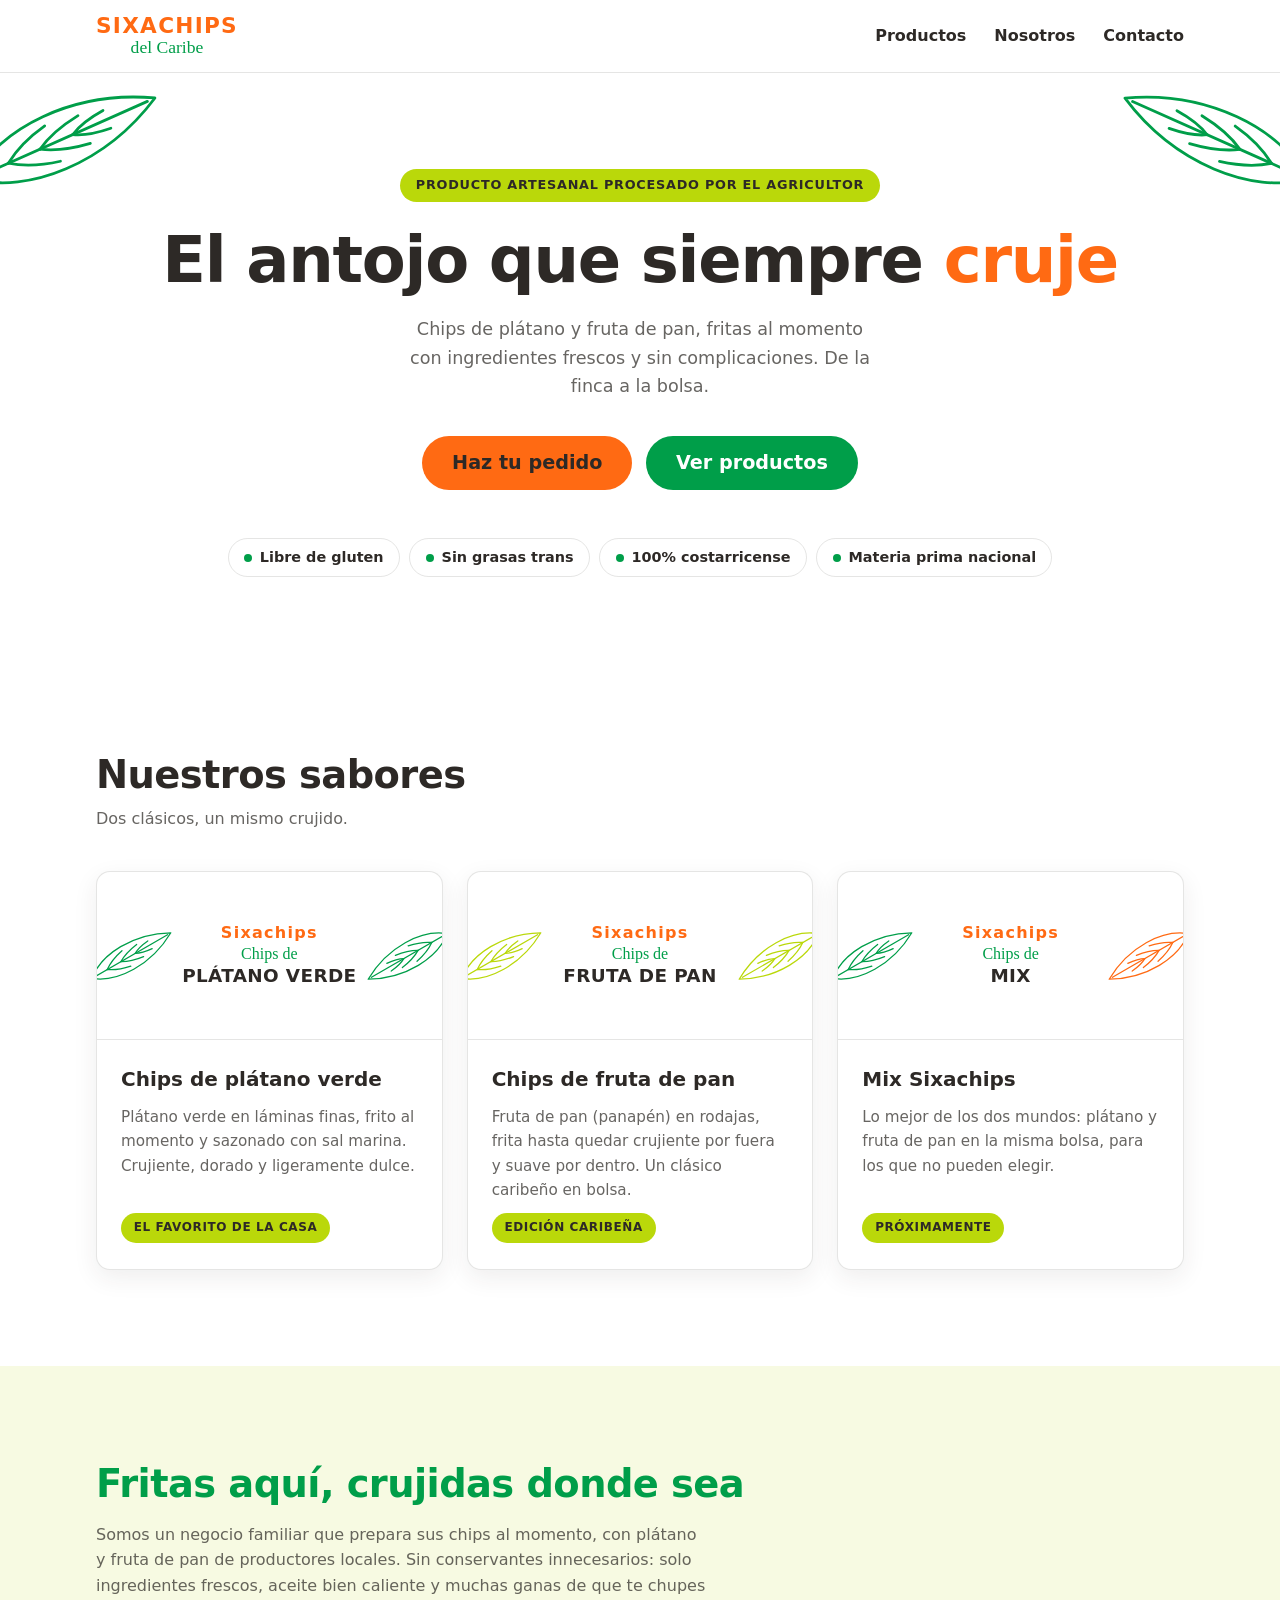
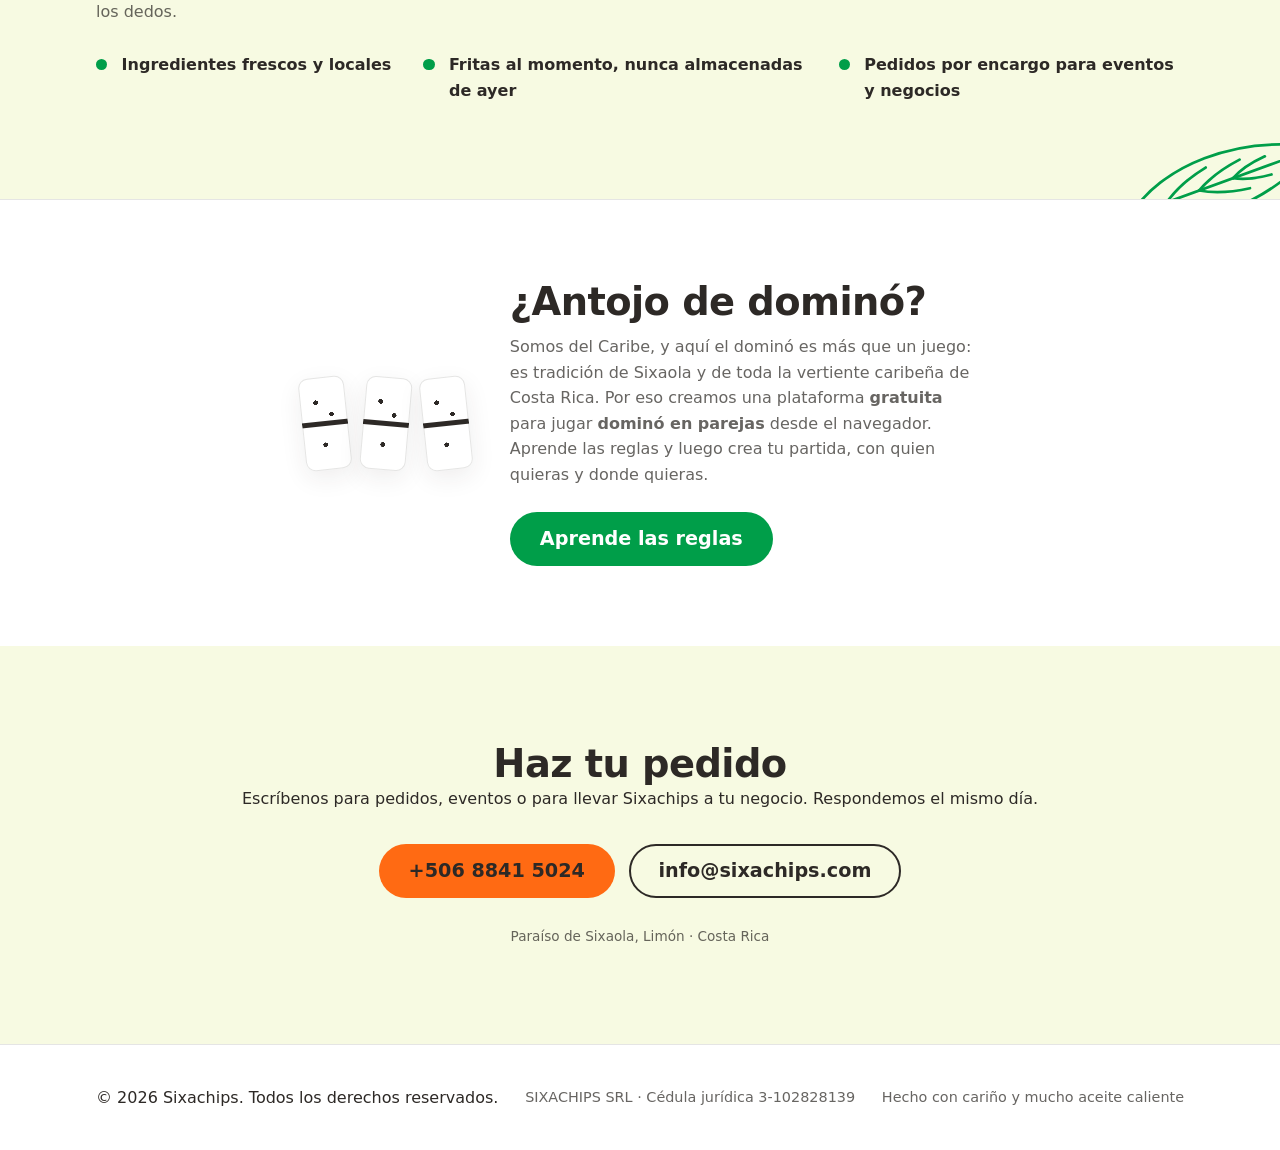
<file: index.html>
<!DOCTYPE html>
<html lang="es">
<head>
  <meta charset="UTF-8">
  <meta name="viewport" content="width=device-width, initial-scale=1.0">
  <title>Sixachips — Chips de plátano y fruta de pan</title>
  <meta name="description" content="Sixachips: chips artesanales de plátano y fruta de pan, procesados por el agricultor en Paraíso de Sixaola, Limón. 100% costarricenses, libres de gluten y sin grasas trans.">
  <meta name="author" content="Sixachips">
  <link rel="canonical" href="https://sixachips.github.io/">

  <!-- Open Graph -->
  <meta property="og:type" content="website">
  <meta property="og:url" content="https://sixachips.github.io/">
  <meta property="og:title" content="Sixachips — Chips de plátano y fruta de pan">
  <meta property="og:description" content="Chips artesanales de plátano y fruta de pan, procesados por el agricultor. Libres de gluten y sin grasas trans.">
  <meta property="og:locale" content="es_CR">
  <meta property="og:site_name" content="Sixachips">

  <!-- Twitter -->
  <meta name="twitter:card" content="summary">

  <!-- Favicon e iconos -->
  <link rel="icon" href="assets/favicon.svg" type="image/svg+xml">
  <link rel="manifest" href="site.webmanifest">
  <meta name="theme-color" content="#ffffff">

  <!-- Estilos -->
  <link rel="stylesheet" href="css/styles.css">

  <!-- Datos estructurados -->
  <script type="application/ld+json">
  {
    "@context": "https://schema.org",
    "@type": "FoodBusiness",
    "name": "Sixachips",
    "legalName": "SIXACHIPS SRL",
    "url": "https://sixachips.github.io/",
    "description": "Chips artesanales de plátano y fruta de pan, procesados por el agricultor.",
    "servesCuisine": "Snacks artesanales",
    "email": "info@sixachips.com",
    "telephone": "+506 8841 5024",
    "address": {
      "@type": "PostalAddress",
      "addressLocality": "Paraíso de Sixaola",
      "addressRegion": "Limón",
      "addressCountry": "CR"
    }
  }
  </script>

  <!-- JS con defer: no bloquea el render -->
  <script src="js/main.js" defer></script>
</head>
<body>
  <a class="skip-link" href="#main">Saltar al contenido principal</a>

  <header class="site-header">
    <div class="container header-inner">
      <a class="brand" href="#top" aria-label="Sixachips, ir al inicio">
        <span class="brand-main">Sixachips</span>
        <span class="brand-script">del Caribe</span>
      </a>

      <button class="nav-toggle" type="button" aria-expanded="false" aria-controls="site-nav">
        <span class="sr-only">Abrir menú</span>
        <span class="nav-toggle-bar" aria-hidden="true"></span>
      </button>

      <nav id="site-nav" class="site-nav" aria-label="Navegación principal">
        <ul>
          <li><a href="#productos">Productos</a></li>
          <li><a href="#nosotros">Nosotros</a></li>
          <li><a href="#contacto">Contacto</a></li>
        </ul>
      </nav>
    </div>
  </header>

  <main id="main">
    <!-- Hero -->
    <section id="top" class="hero">
      <span class="leaf leaf--green leaf--hero-tl" aria-hidden="true"></span>
      <span class="leaf leaf--green leaf--hero-tr" aria-hidden="true"></span>

      <div class="container hero-inner">
        <p class="hero-kicker">Producto artesanal procesado por el agricultor</p>
        <h1>El antojo que siempre <em>cruje</em></h1>
        <p class="hero-lead">
          Chips de plátano y fruta de pan, fritas al momento con ingredientes
          frescos y sin complicaciones. De la finca a la bolsa.
        </p>
        <div class="hero-actions">
          <a class="btn btn-primary" href="#contacto">Haz tu pedido</a>
          <a class="btn btn-explore" href="#productos">Ver productos</a>
        </div>

        <ul class="seals">
          <li>Libre de gluten</li>
          <li>Sin grasas trans</li>
          <li>100% costarricense</li>
          <li>Materia prima nacional</li>
        </ul>
      </div>
    </section>

    <!-- Productos -->
    <section id="productos" class="section-products">
      <div class="container">
        <h2>Nuestros sabores</h2>
        <p class="section-lead">Dos clásicos, un mismo crujido.</p>

        <div class="products-grid">
          <article class="card">
            <div class="pack" aria-hidden="true">
              <span class="leaf leaf--green leaf--side-l"></span>
              <span class="pack-brand">Sixachips</span>
              <span class="pack-script">Chips de</span>
              <span class="pack-variety">Plátano verde</span>
              <span class="leaf leaf--green leaf--side-r"></span>
            </div>
            <div class="card-body">
              <h3>Chips de plátano verde</h3>
              <p>
                Plátano verde en láminas finas, frito al momento y sazonado con
                sal marina. Crujiente, dorado y ligeramente dulce.
              </p>
              <p class="card-tag">El favorito de la casa</p>
            </div>
          </article>

          <article class="card">
            <div class="pack" aria-hidden="true">
              <span class="leaf leaf--lime leaf--side-l"></span>
              <span class="pack-brand">Sixachips</span>
              <span class="pack-script">Chips de</span>
              <span class="pack-variety">Fruta de pan</span>
              <span class="leaf leaf--lime leaf--side-r"></span>
            </div>
            <div class="card-body">
              <h3>Chips de fruta de pan</h3>
              <p>
                Fruta de pan (panapén) en rodajas, frita hasta quedar crujiente
                por fuera y suave por dentro. Un clásico caribeño en bolsa.
              </p>
              <p class="card-tag">Edición caribeña</p>
            </div>
          </article>

          <article class="card">
            <div class="pack" aria-hidden="true">
              <span class="leaf leaf--green leaf--side-l"></span>
              <span class="pack-brand">Sixachips</span>
              <span class="pack-script">Chips de</span>
              <span class="pack-variety">Mix</span>
              <span class="leaf leaf--orange leaf--side-r"></span>
            </div>
            <div class="card-body">
              <h3>Mix Sixachips</h3>
              <p>
                Lo mejor de los dos mundos: plátano y fruta de pan en la misma
                bolsa, para los que no pueden elegir.
              </p>
              <p class="card-tag">Próximamente</p>
            </div>
          </article>
        </div>
      </div>
    </section>

    <!-- Nosotros -->
    <section id="nosotros" class="section-about">
      <span class="leaf leaf--green leaf--about" aria-hidden="true"></span>
      <div class="container about-inner">
        <h2>Fritas aquí, crujidas donde sea</h2>
        <p>
          Somos un negocio familiar que prepara sus chips al momento, con
          plátano y fruta de pan de productores locales. Sin conservantes
          innecesarios: solo ingredientes frescos, aceite bien caliente y
          muchas ganas de que te chupes los dedos.
        </p>
        <ul class="about-list">
          <li>Ingredientes frescos y locales</li>
          <li>Fritas al momento, nunca almacenadas de ayer</li>
          <li>Pedidos por encargo para eventos y negocios</li>
        </ul>
      </div>
    </section>

    <!-- Dominó: plataforma gratuita -->
    <section class="domino-banner" aria-label="Plataforma gratuita de dominó">
      <div class="container domino-inner">
        <div class="domino-tiles" aria-hidden="true">
          <span class="tile"></span><span class="tile tile--b"></span><span class="tile"></span>
        </div>
        <div class="domino-text">
          <h2>¿Antojo de dominó?</h2>
          <p>
            Somos del Caribe, y aquí el dominó es más que un juego: es tradición
            de Sixaola y de toda la vertiente caribeña de Costa Rica. Por eso
            creamos una plataforma <strong>gratuita</strong> para jugar
            <strong>dominó en parejas</strong> desde el navegador. Aprende las
            reglas y luego crea tu partida, con quien quieras y donde quieras.
          </p>
          <a class="btn btn-explore" href="domino.html">
            Aprende las reglas
          </a>
        </div>
      </div>
    </section>

    <!-- Contacto -->
    <section id="contacto" class="section-contact">
      <div class="container contact-inner">
        <h2>Haz tu pedido</h2>
        <p>
          Escríbenos para pedidos, eventos o para llevar Sixachips a tu
          negocio. Respondemos el mismo día.
        </p>
        <div class="contact-actions">
          <a class="btn btn-primary" href="tel:+50688415024">+506 8841 5024</a>
          <a class="btn btn-outline" href="mailto:info@sixachips.com">info@sixachips.com</a>
        </div>
        <p class="contact-note">Paraíso de Sixaola, Limón · Costa Rica</p>
      </div>
    </section>
  </main>

  <footer class="site-footer">
    <div class="container footer-inner">
      <p>© <span id="year">2026</span> Sixachips. Todos los derechos reservados.</p>
      <p class="footer-legal">SIXACHIPS SRL · Cédula jurídica 3-102828139</p>
      <p class="footer-note">Hecho con cariño y mucho aceite caliente</p>
    </div>
  </footer>
</body>
</html>
</file>
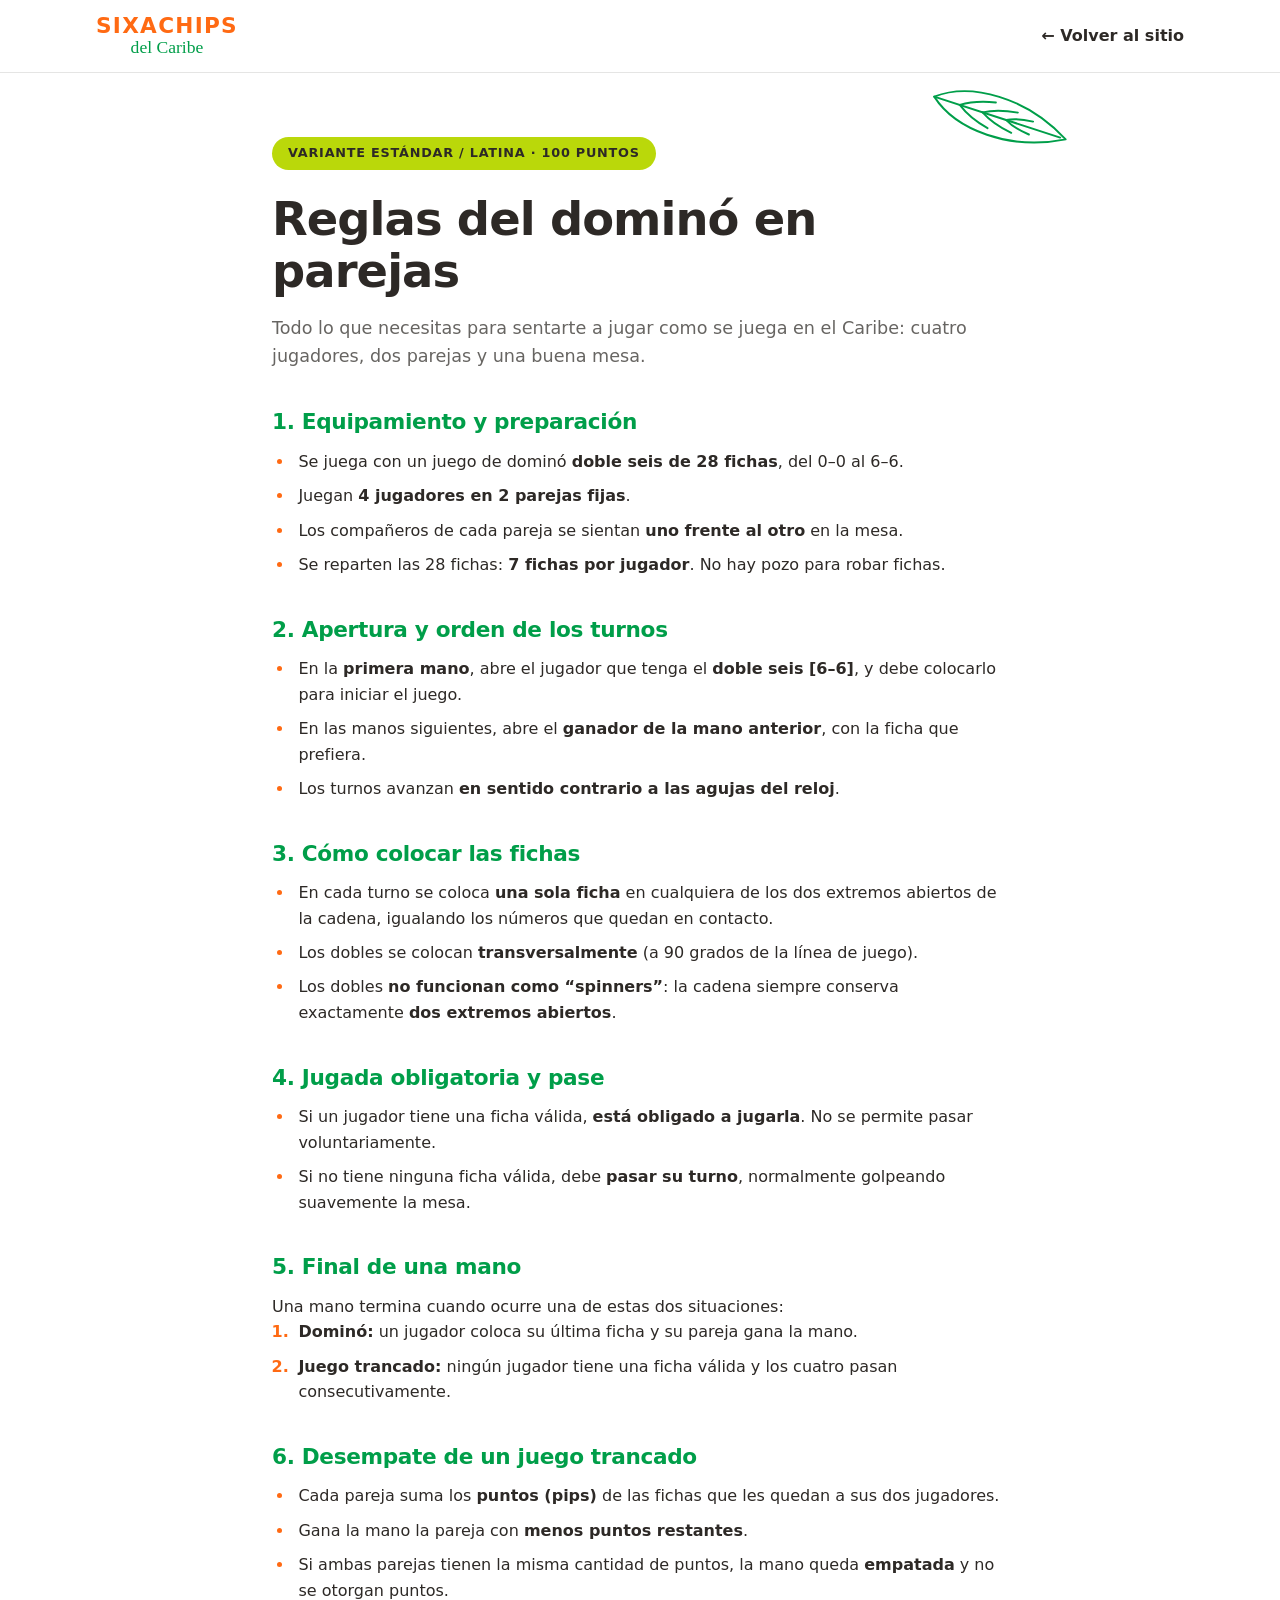
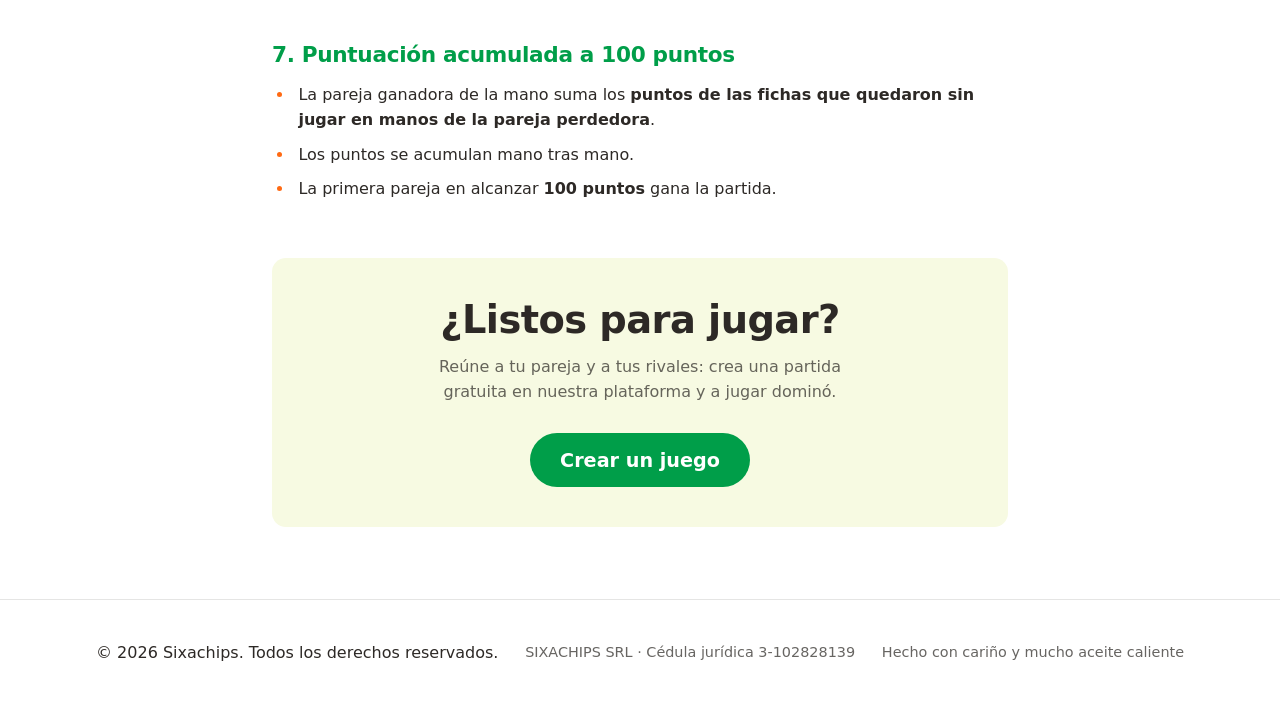
<file: domino.html>
<!DOCTYPE html>
<html lang="es">
<head>
  <meta charset="UTF-8">
  <meta name="viewport" content="width=device-width, initial-scale=1.0">
  <title>Reglas del dominó en parejas — Sixachips</title>
  <meta name="description" content="Aprende las reglas del dominó en parejas, variante estándar/latina con puntuación a 100 puntos, y crea tu partida gratis en la plataforma de Sixachips.">
  <meta name="author" content="Sixachips">
  <link rel="canonical" href="https://sixachips.github.io/domino.html">

  <!-- Open Graph -->
  <meta property="og:type" content="article">
  <meta property="og:url" content="https://sixachips.github.io/domino.html">
  <meta property="og:title" content="Reglas del dominó en parejas — Sixachips">
  <meta property="og:description" content="Variante estándar/latina a 100 puntos: equipamiento, turnos, juego trancado y puntuación. Aprende y juega gratis.">
  <meta property="og:locale" content="es_CR">
  <meta property="og:site_name" content="Sixachips">

  <!-- Twitter -->
  <meta name="twitter:card" content="summary">

  <!-- Favicon e iconos -->
  <link rel="icon" href="assets/favicon.svg" type="image/svg+xml">
  <link rel="manifest" href="site.webmanifest">
  <meta name="theme-color" content="#ffffff">

  <!-- Estilos -->
  <link rel="stylesheet" href="css/styles.css">

  <!-- JS con defer: no bloquea el render -->
  <script src="js/main.js" defer></script>
</head>
<body>
  <a class="skip-link" href="#main">Saltar al contenido principal</a>

  <header class="site-header">
    <div class="container header-inner">
      <a class="brand" href="index.html" aria-label="Sixachips, ir al inicio">
        <span class="brand-main">Sixachips</span>
        <span class="brand-script">del Caribe</span>
      </a>

      <nav class="site-nav site-nav--single" aria-label="Navegación principal">
        <ul>
          <li><a href="index.html">← Volver al sitio</a></li>
        </ul>
      </nav>
    </div>
  </header>

  <main id="main">
    <article class="rules container">
      <header class="rules-header">
        <span class="leaf leaf--green leaf--rules" aria-hidden="true"></span>
        <p class="hero-kicker">Variante estándar / latina · 100 puntos</p>
        <h1>Reglas del dominó en parejas</h1>
        <p class="rules-lead">
          Todo lo que necesitas para sentarte a jugar como se juega en el
          Caribe: cuatro jugadores, dos parejas y una buena mesa.
        </p>
      </header>

      <section class="rules-section" aria-labelledby="equipo">
        <h2 id="equipo">1. Equipamiento y preparación</h2>
        <ul class="rules-list">
          <li>Se juega con un juego de dominó <strong>doble seis de 28 fichas</strong>, del 0–0 al 6–6.</li>
          <li>Juegan <strong>4 jugadores en 2 parejas fijas</strong>.</li>
          <li>Los compañeros de cada pareja se sientan <strong>uno frente al otro</strong> en la mesa.</li>
          <li>Se reparten las 28 fichas: <strong>7 fichas por jugador</strong>. No hay pozo para robar fichas.</li>
        </ul>
      </section>

      <section class="rules-section" aria-labelledby="apertura">
        <h2 id="apertura">2. Apertura y orden de los turnos</h2>
        <ul class="rules-list">
          <li>En la <strong>primera mano</strong>, abre el jugador que tenga el <strong>doble seis [6–6]</strong>, y debe colocarlo para iniciar el juego.</li>
          <li>En las manos siguientes, abre el <strong>ganador de la mano anterior</strong>, con la ficha que prefiera.</li>
          <li>Los turnos avanzan <strong>en sentido contrario a las agujas del reloj</strong>.</li>
        </ul>
      </section>

      <section class="rules-section" aria-labelledby="jugada">
        <h2 id="jugada">3. Cómo colocar las fichas</h2>
        <ul class="rules-list">
          <li>En cada turno se coloca <strong>una sola ficha</strong> en cualquiera de los dos extremos abiertos de la cadena, igualando los números que quedan en contacto.</li>
          <li>Los dobles se colocan <strong>transversalmente</strong> (a 90 grados de la línea de juego).</li>
          <li>Los dobles <strong>no funcionan como “spinners”</strong>: la cadena siempre conserva exactamente <strong>dos extremos abiertos</strong>.</li>
        </ul>
      </section>

      <section class="rules-section" aria-labelledby="pase">
        <h2 id="pase">4. Jugada obligatoria y pase</h2>
        <ul class="rules-list">
          <li>Si un jugador tiene una ficha válida, <strong>está obligado a jugarla</strong>. No se permite pasar voluntariamente.</li>
          <li>Si no tiene ninguna ficha válida, debe <strong>pasar su turno</strong>, normalmente golpeando suavemente la mesa.</li>
        </ul>
      </section>

      <section class="rules-section" aria-labelledby="fin">
        <h2 id="fin">5. Final de una mano</h2>
        <p>Una mano termina cuando ocurre una de estas dos situaciones:</p>
        <ol class="rules-list">
          <li><strong>Dominó:</strong> un jugador coloca su última ficha y su pareja gana la mano.</li>
          <li><strong>Juego trancado:</strong> ningún jugador tiene una ficha válida y los cuatro pasan consecutivamente.</li>
        </ol>
      </section>

      <section class="rules-section" aria-labelledby="trancado">
        <h2 id="trancado">6. Desempate de un juego trancado</h2>
        <ul class="rules-list">
          <li>Cada pareja suma los <strong>puntos (pips)</strong> de las fichas que les quedan a sus dos jugadores.</li>
          <li>Gana la mano la pareja con <strong>menos puntos restantes</strong>.</li>
          <li>Si ambas parejas tienen la misma cantidad de puntos, la mano queda <strong>empatada</strong> y no se otorgan puntos.</li>
        </ul>
      </section>

      <section class="rules-section" aria-labelledby="puntuacion">
        <h2 id="puntuacion">7. Puntuación acumulada a 100 puntos</h2>
        <ul class="rules-list">
          <li>La pareja ganadora de la mano suma los <strong>puntos de las fichas que quedaron sin jugar en manos de la pareja perdedora</strong>.</li>
          <li>Los puntos se acumulan mano tras mano.</li>
          <li>La primera pareja en alcanzar <strong>100 puntos</strong> gana la partida.</li>
        </ul>
      </section>

      <section class="rules-cta" aria-label="Crear una partida">
        <h2>¿Listos para jugar?</h2>
        <p>
          Reúne a tu pareja y a tus rivales: crea una partida gratuita en
          nuestra plataforma y a jugar dominó.
        </p>
        <a class="btn btn-explore" href="https://sixachips.github.io/fastplay-client/" rel="noopener">
          Crear un juego
        </a>
      </section>
    </article>
  </main>

  <footer class="site-footer">
    <div class="container footer-inner">
      <p>© <span id="year">2026</span> Sixachips. Todos los derechos reservados.</p>
      <p class="footer-legal">SIXACHIPS SRL · Cédula jurídica 3-102828139</p>
      <p class="footer-note">Hecho con cariño y mucho aceite caliente</p>
    </div>
  </footer>
</body>
</html>
</file>
<file: css/styles.css>
/* ==========================================================================
   Sixachips — hoja de estilos principal
   Mobile-first, custom properties, sin frameworks.
   Tokens según el Brand Book (paleta PANTONE, HEX) y el motivo de la hoja.
   ========================================================================== */

/* 1. Custom properties (tema y tokens de diseño) */
:root {
  /* Paleta oficial (Brand Book, sección 4) */
  --color-green: #009e49;          /* PANTONE 355 C · Verde Hoja */
  --color-lime: #bad80a;           /* PANTONE 382 C · Verde Limón */
  --color-orange: #ff6a13;         /* PANTONE 1585 C · Naranja Cálido */
  --color-black: #2d2926;          /* PANTONE Black C · Negro Neutro */
  --color-white: #ffffff;          /* PANTONE Bright White · Blanco Base */

  /* Tokens derivados */
  --color-bg: var(--color-white);
  --color-surface: var(--color-white);
  --color-text: var(--color-black);
  --color-muted: rgb(45 41 38 / 0.72);
  --color-line: rgb(45 41 38 / 0.12);
  --color-tint: #f7fae2;           /* Verde Limón al 12 % sobre blanco */
  --radius: 14px;
  --shadow: 0 8px 24px rgb(45 41 38 / 0.08);
  --font-body: "Century Gothic", "Avenir Next", Futura, "Trebuchet MS", system-ui, sans-serif;
  --font-script: "Brush Script MT", "Segoe Script", "Lucida Handwriting", cursive;
  --wrap: 68rem;
}

/* 2. Reset ligero */
*,
*::before,
*::after { box-sizing: border-box; }

* { margin: 0; }

html { scroll-behavior: smooth; }
@media (prefers-reduced-motion: reduce) {
  html { scroll-behavior: auto; }
  *,
  *::before,
  *::after {
    animation-duration: 0.01ms !important;
    transition-duration: 0.01ms !important;
  }
}

body {
  font-family: var(--font-body);
  color: var(--color-text);
  background: var(--color-bg);
  line-height: 1.6;
  -webkit-font-smoothing: antialiased;
}

img, svg { display: block; max-width: 100%; }

ul { padding: 0; list-style: none; }

a { color: inherit; }

/* 3. Utilidades */
.container {
  width: min(100% - 2.5rem, var(--wrap));
  margin-inline: auto;
}

.sr-only {
  position: absolute;
  width: 1px;
  height: 1px;
  padding: 0;
  margin: -1px;
  overflow: hidden;
  clip: rect(0 0 0 0);
  white-space: nowrap;
  border: 0;
}

.skip-link {
  position: absolute;
  top: -100%;
  left: 0.75rem;
  z-index: 100;
  padding: 0.5rem 1rem;
  background: var(--color-black);
  color: #fff;
  border-radius: 0 0 var(--radius) var(--radius);
  text-decoration: none;
}
.skip-link:focus { top: 0; }

/* 3b. Motivo gráfico: la hoja de plátano (Brand Book, sección 3).
   Se dibuja con una máscara sobre assets/hoja-platano.svg para poder
   pintarla en cada color de variedad. */
.leaf {
  --leaf: var(--color-green);
  position: absolute;
  display: block;
  width: clamp(7rem, 18vw, 13rem);
  aspect-ratio: 300 / 120;
  background-color: var(--leaf);
  -webkit-mask: url("../assets/hoja-platano.svg") center / contain no-repeat;
  mask: url("../assets/hoja-platano.svg") center / contain no-repeat;
  pointer-events: none;
}
.leaf--green { --leaf: var(--color-green); }
.leaf--lime { --leaf: var(--color-lime); }
.leaf--orange { --leaf: var(--color-orange); }

/* 4. Header */
.site-header {
  position: sticky;
  top: 0;
  z-index: 10;
  background: rgb(255 255 255 / 0.94);
  backdrop-filter: blur(8px);
  border-bottom: 1px solid var(--color-line);
}

.header-inner {
  display: flex;
  align-items: center;
  justify-content: space-between;
  gap: 1rem;
  min-height: 4.5rem;
}

/* Logotipo: SIXACHIPS en naranja con "Chips de" en script centrado debajo */
.brand {
  display: inline-flex;
  flex-direction: column;
  align-items: center;
  line-height: 1;
  text-align: center;
  text-decoration: none;
}

.brand-main {
  font-weight: 900;
  font-size: 1.35rem;
  letter-spacing: 0.06em;
  text-transform: uppercase;
  color: var(--color-orange);
}

.brand-script {
  margin-top: 0.15rem;
  font-family: var(--font-script);
  font-size: 1.1rem;
  color: var(--color-green);
}

/* Navegación (menu hamburguesa en móvil) */
.site-nav ul {
  display: flex;
  gap: 1.75rem;
}

.site-nav a {
  text-decoration: none;
  font-weight: 700;
  padding: 0.5rem 0;
  border-bottom: 3px solid transparent;
}
.site-nav a:hover,
.site-nav a:focus-visible {
  border-bottom-color: var(--color-orange);
}

.nav-toggle {
  display: grid;
  place-content: center;
  width: 2.75rem;
  height: 2.75rem;
  padding: 0;
  border: 1px solid var(--color-line);
  border-radius: var(--radius);
  background: var(--color-surface);
  cursor: pointer;
}

.nav-toggle-bar,
.nav-toggle-bar::before,
.nav-toggle-bar::after {
  grid-area: 1 / 1;
  width: 1.3rem;
  height: 2px;
  background: var(--color-text);
  border-radius: 2px;
  transition: transform 0.2s;
}
.nav-toggle-bar::before,
.nav-toggle-bar::after {
  content: "";
}
.nav-toggle-bar::before { transform: translateY(-6px); }
.nav-toggle-bar::after  { transform: translateY(6px); }

.nav-toggle[aria-expanded="true"] .nav-toggle-bar { transform: rotate(45deg); }
.nav-toggle[aria-expanded="true"] .nav-toggle-bar::before { transform: rotate(90deg); }
.nav-toggle[aria-expanded="true"] .nav-toggle-bar::after { opacity: 0; }

@media (max-width: 44rem) {
  .nav-toggle { display: grid; }

  .site-nav {
    position: absolute;
    top: 100%;
    left: 0;
    right: 0;
    display: none;
    background: var(--color-surface);
    border-bottom: 1px solid var(--color-line);
    box-shadow: var(--shadow);
  }
  .site-nav.is-open { display: block; }

  .site-nav ul {
    flex-direction: column;
    gap: 0;
    padding: 0.5rem 1.25rem 1rem;
  }
  .site-nav a { display: block; padding: 0.75rem 0; }
}

@media (min-width: 44.01rem) {
  .nav-toggle { display: none; }
}

/* 5. Hero: fondo blanco, márgenes amplios y hoja en las esquinas superiores */
.hero {
  position: relative;
  overflow: hidden;
  padding: 6rem 0 5rem;
  text-align: center;
}

.leaf--hero-tl { top: 1.5rem; left: -2.5rem; transform: rotate(-24deg); }
.leaf--hero-tr { top: 1.5rem; right: -2.5rem; transform: rotate(204deg); }

.hero-kicker {
  display: inline-block;
  padding: 0.4rem 1rem;
  border-radius: 999px;
  background: var(--color-lime);
  color: var(--color-black);
  font-weight: 800;
  font-size: 0.8rem;
  letter-spacing: 0.06em;
  text-transform: uppercase;
  margin-bottom: 1.5rem;
}

.hero h1 {
  font-size: clamp(2.4rem, 6vw, 4rem);
  font-weight: 900;
  line-height: 1.08;
  letter-spacing: -0.02em;
  max-width: 22ch;
  margin-inline: auto;
}

.hero h1 em {
  font-style: normal;
  color: var(--color-orange);
}

.hero-lead {
  max-width: 42ch;
  margin: 1.25rem auto 2.25rem;
  color: var(--color-muted);
  font-size: 1.1rem;
}

.hero-actions {
  display: flex;
  flex-wrap: wrap;
  gap: 0.85rem;
  justify-content: center;
}

.seals {
  display: flex;
  flex-wrap: wrap;
  gap: 0.6rem;
  justify-content: center;
  margin-top: 3rem;
}
.seals li {
  display: inline-flex;
  align-items: center;
  gap: 0.5rem;
  padding: 0.45rem 0.95rem;
  border: 1px solid var(--color-line);
  border-radius: 999px;
  font-size: 0.9rem;
  font-weight: 700;
}
.seals li::before {
  content: "";
  width: 0.5rem;
  height: 0.5rem;
  border-radius: 50%;
  background: var(--color-green);
}

/* 6. Botones: naranja para compras, verde para exploración (Brand Book, sección 7) */
.btn {
  display: inline-flex;
  align-items: center;
  justify-content: center;
  min-height: 3.25rem;
  padding: 0.85rem 1.75rem;
  border: 2px solid transparent;
  border-radius: 999px;
  font-weight: 800;
  font-size: 1.2rem;
  line-height: 1.2;
  text-decoration: none;
  transition: transform 0.15s, box-shadow 0.15s, background-color 0.15s, color 0.15s;
}
.btn:hover,
.btn:focus-visible {
  transform: translateY(-2px);
  box-shadow: var(--shadow);
}
.btn:focus-visible {
  outline: 3px solid var(--color-black);
  outline-offset: 3px;
}

/* Compra: Naranja Cálido con texto Negro Neutro (contraste ≈ 6.5:1) */
.btn-primary {
  background: var(--color-orange);
  color: var(--color-black);
}

/* Exploración: Verde Hoja con texto blanco en tamaño grande (≥ 3:1) */
.btn-explore {
  background: var(--color-green);
  color: var(--color-white);
}

/* Secundario neutro */
.btn-outline {
  border-color: var(--color-black);
  color: var(--color-black);
  background: transparent;
}
.btn-outline:hover,
.btn-outline:focus-visible {
  background: var(--color-black);
  color: var(--color-white);
}

/* 7. Secciones genéricas */
section { padding: clamp(3.5rem, 8vw, 6rem) 0; }

.section-lead {
  color: var(--color-muted);
  margin-top: 0.5rem;
  margin-bottom: 2.5rem;
}

h2 {
  font-size: clamp(1.7rem, 4vw, 2.4rem);
  font-weight: 900;
  letter-spacing: -0.015em;
  line-height: 1.15;
}

/* 8. Products: tarjetas tipo empaque (franja blanca central flanqueada por hojas) */
#productos h2 { margin-top: 0; }

.products-grid {
  display: grid;
  gap: 1.5rem;
  grid-template-columns: repeat(auto-fit, minmax(min(100%, 17rem), 1fr));
}

.card {
  display: flex;
  flex-direction: column;
  background: var(--color-surface);
  border: 1px solid var(--color-line);
  border-radius: var(--radius);
  box-shadow: var(--shadow);
  overflow: hidden;
  transition: transform 0.2s;
}
.card:hover { transform: translateY(-4px); }

.pack {
  position: relative;
  display: grid;
  justify-items: center;
  align-content: center;
  gap: 0.2rem;
  min-height: 10.5rem;
  padding: 2rem 4rem;
  overflow: hidden;
  text-align: center;
  border-bottom: 1px solid var(--color-line);
}

.pack-brand {
  font-weight: 900;
  font-size: 1rem;
  letter-spacing: 0.08em;
  line-height: 1;
  color: var(--color-orange);
}

.pack-script {
  font-family: var(--font-script);
  font-size: 1rem;
  line-height: 1.2;
  color: var(--color-green);
}

.pack-variety {
  font-weight: 900;
  font-size: 1.15rem;
  line-height: 1.1;
  letter-spacing: 0.02em;
  text-transform: uppercase;
  color: var(--color-black);
}

.pack .leaf {
  width: 6rem;
  top: 50%;
}
.pack .leaf--side-l { left: -0.9rem; transform: translateY(-50%) rotate(-30deg); }
.pack .leaf--side-r { right: -0.9rem; transform: translateY(-50%) rotate(150deg); }

.card-body {
  display: flex;
  flex-direction: column;
  gap: 0.65rem;
  padding: 1.4rem 1.5rem 1.6rem;
  flex: 1;
}

.card h3 { font-size: 1.25rem; font-weight: 800; }

.card p { color: var(--color-muted); font-size: 0.95rem; }

.card .card-tag {
  align-self: flex-start;
  margin-top: auto;
  padding: 0.35rem 0.8rem;
  border-radius: 999px;
  background: var(--color-lime);
  color: var(--color-black);
  font-weight: 800;
  font-size: 0.75rem;
  letter-spacing: 0.05em;
  text-transform: uppercase;
}

/* 8b. Banner de dominó (plataforma gratuita) */
.domino-banner {
  background: var(--color-white);
  border-top: 1px solid var(--color-line);
  padding: clamp(3.5rem, 8vw, 5rem) 0;
}

.domino-inner {
  display: flex;
  flex-wrap: wrap;
  align-items: center;
  gap: 2.5rem;
  justify-content: center;
}

.domino-tiles {
  display: flex;
  gap: 0.9rem;
}

.tile {
  display: inline-block;
  width: clamp(2.2rem, 5vw, 2.9rem);
  aspect-ratio: 5 / 10;
  border: 1px solid var(--color-line);
  border-radius: 0.6rem;
  background:
    radial-gradient(circle, var(--color-black) 21%, transparent 22%) 25% 22% / 34% 17% no-repeat border-box,
    radial-gradient(circle, var(--color-black) 21%, transparent 22%) 75% 38% / 34% 17% no-repeat,
    radial-gradient(circle, var(--color-black) 21%, transparent 22%) 45% 78% / 34% 17% no-repeat,
    linear-gradient(to bottom, var(--color-white) 0 47.5%, var(--color-black) 47.5% 52.5%, var(--color-white) 52.5% 100%);
  box-shadow: var(--shadow);
  transform: rotate(-6deg);
}
.tile--b { transform: rotate(5deg); }

.domino-text {
  max-width: 46ch;
}

.domino-text h2 {
  margin-bottom: 0.6rem;
}

.domino-text p {
  color: var(--color-muted);
  margin-bottom: 1.5rem;
}

/* 9. Nosotros: fondo tinte verde limón y hoja en la esquina */
.section-about {
  position: relative;
  overflow: hidden;
  background: var(--color-tint);
}

.leaf--about { bottom: -1.5rem; right: -3rem; transform: rotate(-20deg); }

.section-about h2 { color: var(--color-green); }

.section-about p {
  position: relative;
  max-width: 60ch;
  margin-top: 1rem;
  color: var(--color-muted);
}

.about-list {
  display: grid;
  gap: 0.7rem;
  margin-top: 1.75rem;
}

.about-list li {
  position: relative;
  padding-left: 1.6rem;
  font-weight: 700;
}
.about-list li::before {
  content: "";
  position: absolute;
  left: 0;
  top: 0.45rem;
  width: 0.7rem;
  height: 0.7rem;
  border-radius: 50%;
  background: var(--color-green);
}

/* 10. Contacto */
.section-contact {
  background: var(--color-tint);
  text-align: center;
}

.contact-actions {
  display: flex;
  flex-wrap: wrap;
  gap: 0.85rem;
  justify-content: center;
  margin-top: 2rem;
}

.contact-note {
  margin-top: 1.75rem;
  font-size: 0.85rem;
  color: var(--color-muted);
}

/* 11. Footer */
.site-footer {
  padding: 2.5rem 0;
  border-top: 1px solid var(--color-line);
  text-align: center;
}

.footer-legal,
.footer-note { color: var(--color-muted); font-size: 0.9rem; margin-top: 0.4rem; }

/* 12. Página de reglas (domino.html) */
.rules {
  position: relative;
  max-width: 46rem;
  padding-top: 4rem;
  padding-bottom: 4.5rem;
}

.rules-header {
  position: relative;
  margin-bottom: 2.5rem;
}

.rules-header .leaf--rules { top: -3rem; right: -4rem; transform: rotate(18deg); width: clamp(6rem, 16vw, 9rem); }

.rules-header h1 {
  font-size: clamp(2rem, 5vw, 2.9rem);
  font-weight: 900;
  letter-spacing: -0.02em;
  line-height: 1.12;
}

.rules-lead {
  margin-top: 1rem;
  color: var(--color-muted);
  font-size: 1.1rem;
}

.rules-section {
  margin-top: 2.5rem;
  padding: 0;
}

.rules-section h2 {
  font-size: 1.35rem;
  margin-bottom: 0.85rem;
  color: var(--color-green);
}

.rules-list {
  display: grid;
  gap: 0.55rem;
  padding-left: 1.4rem;
  list-style: disc;
}

ol.rules-list { list-style: decimal; }

.rules-list li::marker { color: var(--color-orange); font-weight: 800; }

.rules-list li { padding-left: 0.25rem; }

.rules-cta {
  margin-top: 3.5rem;
  padding: 2.5rem 1.75rem;
  background: var(--color-tint);
  border-radius: var(--radius);
  text-align: center;
}

.rules-cta p {
  max-width: 40ch;
  margin: 0.75rem auto 1.75rem;
  color: var(--color-muted);
}

/* La página de reglas no usa menú hamburguesa: mostrar el enlace siempre */
@media (max-width: 44rem) {
  .site-nav--single {
    display: block;
    position: static;
    background: transparent;
    border: 0;
    box-shadow: none;
  }
  .site-nav--single ul { padding: 0; }
}

/* 13. Breakpoints para layouts mayores */
@media (min-width: 50rem) {
  .about-list { grid-template-columns: repeat(3, auto); justify-content: start; gap: 0.7rem 2rem; }
  .footer-inner {
    display: flex;
    justify-content: space-between;
    align-items: center;
    gap: 1rem;
  }
  .footer-legal,
  .footer-note { margin-top: 0; }
}
</file>
